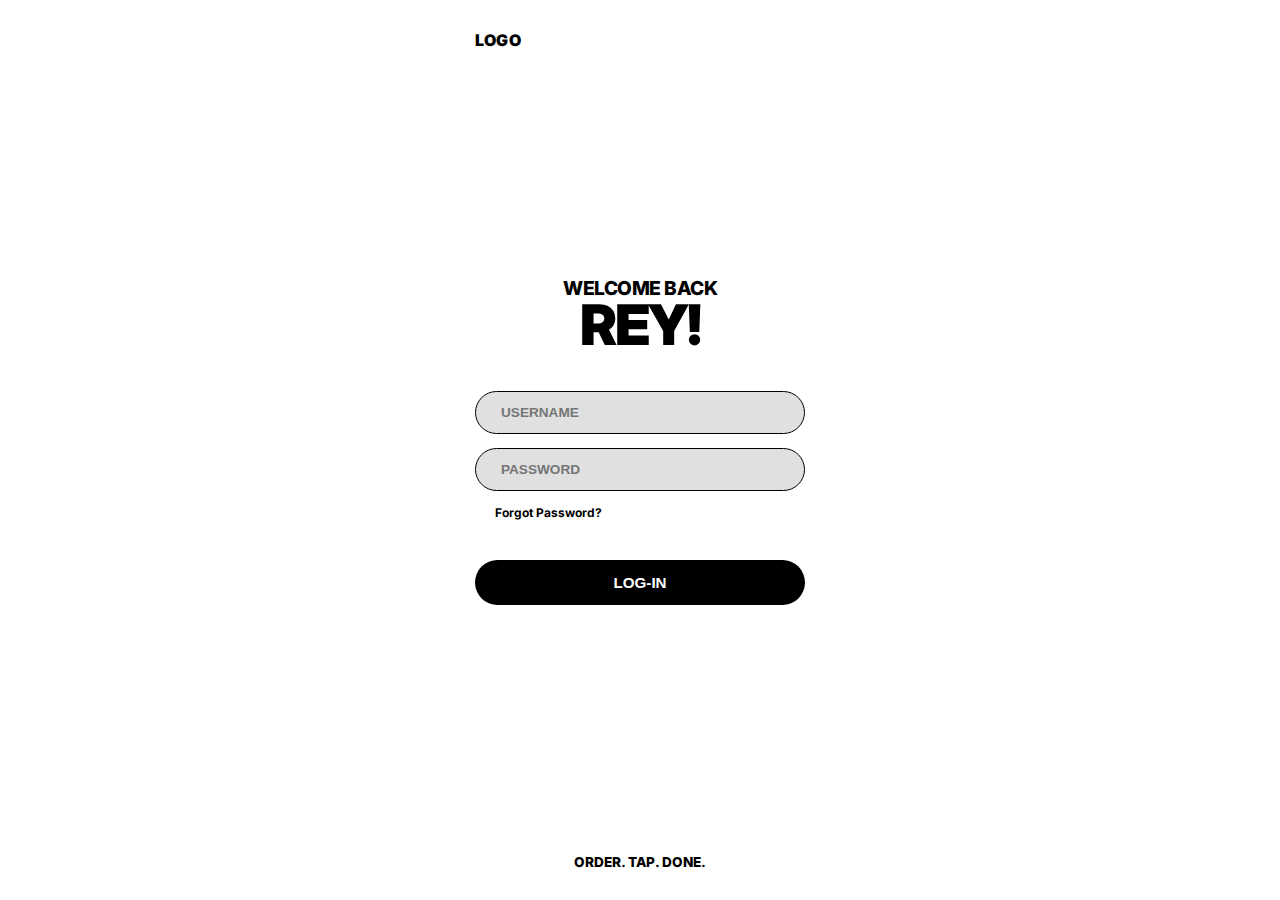
<file: templates/admin/adminlogin.html>
<!DOCTYPE html>
<html lang="en">
<head>
    <meta charset="UTF-8">
    <meta name="viewport" content="width=device-width, initial-scale=1.0, maximum-scale=1.0, user-scalable=no">
    <title>Sambast | Admin Login</title>
    <link rel="stylesheet" href="../../static/css/admin/adminlogin.css">
    <link href="https://fonts.googleapis.com/css2?family=Inter:wght@400;600;700;800;900&display=swap" rel="stylesheet">
</head>
<body class="auth-page">

    <div class="mobile-container">
        <header class="header">
            <span class="logo">LOGO</span>
        </header>

        <main class="auth-content">
            <div class="welcome-group">
                <p class="welcome-sub">WELCOME BACK</p>
                <h1 class="admin-name">REY!</h1>
            </div>

            <form class="auth-form" action="verifyemail.html">
                <div class="input-field">
                    <input type="text" placeholder="USERNAME" required>
                </div>

                <div class="input-field">
                    <input type="password" placeholder="PASSWORD" required>
                </div>
                
                <a href="#" class="forgot-link">Forgot Password?</a>

                <button type="submit" class="primary-btn">LOG-IN</button>
            </form>
        </main>

        <footer class="auth-footer">
            <p>ORDER. TAP. DONE.</p>
        </footer>
    </div>

</body>
</html>
</file>
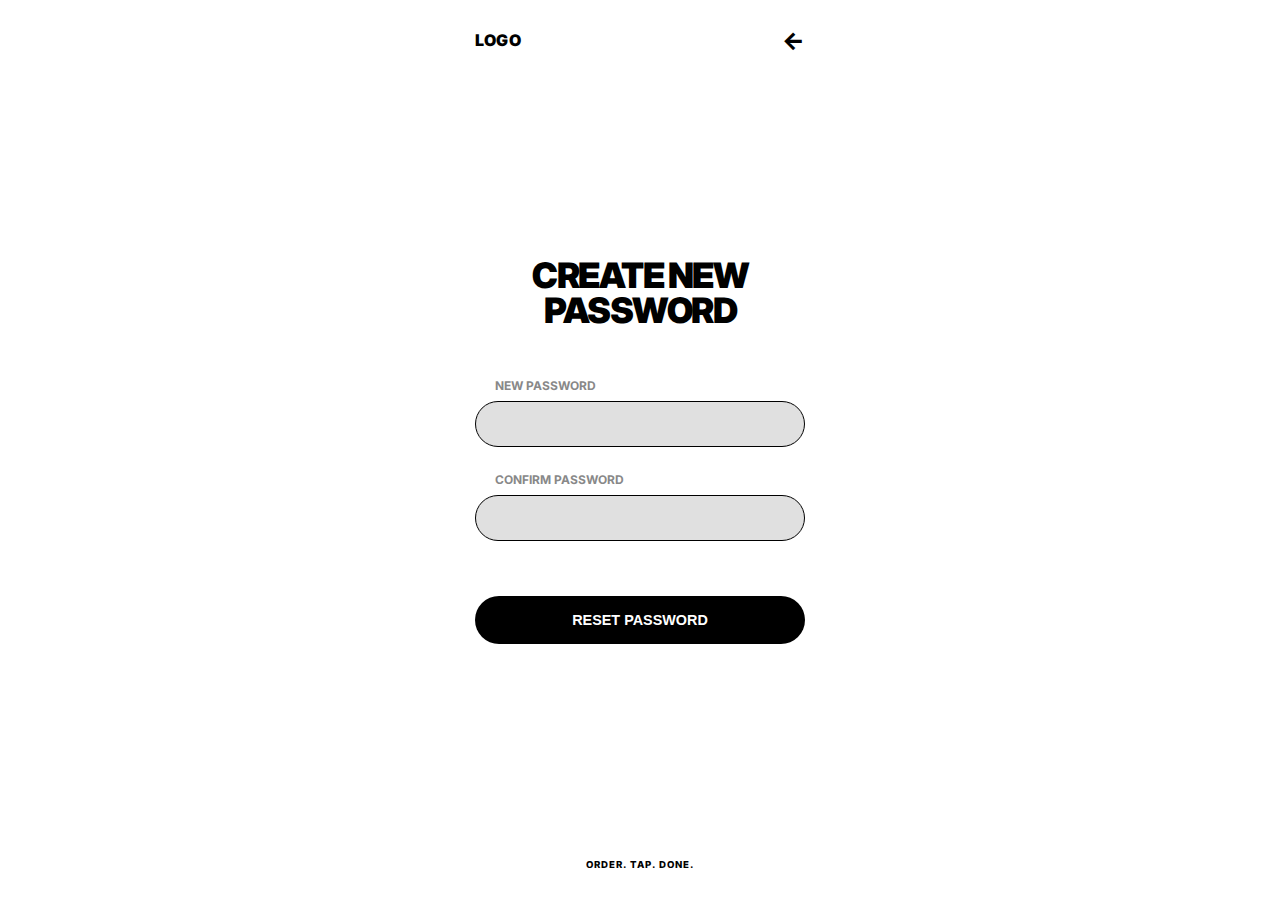
<file: templates/admin/createpass.html>
<!DOCTYPE html>
<html lang="en">
<head>
    <meta charset="UTF-8">
    <meta name="viewport" content="width=device-width, initial-scale=1.0, maximum-scale=1.0, user-scalable=no">
    <title>Sambast | Create New Password</title>
    <link rel="stylesheet" href="../../static/css/admin/createpass.css">
    <link href="https://fonts.googleapis.com/css2?family=Inter:wght@400;600;700;800;900&display=swap" rel="stylesheet">
</head>
<body class="auth-page">

    <div class="mobile-container">
        <header class="header">
            <span class="logo">LOGO</span>
            <a href="verifyemail.html" class="back-btn">←</a>
        </header>

        <main class="auth-content">
            <h1 class="main-title">CREATE NEW<br>PASSWORD</h1>

            <form class="auth-form" action="adminlogin.html">
                <div class="input-group">
                    <label>NEW PASSWORD</label>
                    <div class="input-field">
                        <input type="password" required>
                    </div>
                </div>

                <div class="input-group">
                    <label>CONFIRM PASSWORD</label>
                    <div class="input-field">
                        <input type="password" required>
                    </div>
                </div>

                <button type="submit" class="primary-btn">RESET PASSWORD</button>
            </form>
        </main>

        <footer class="auth-footer">
            <p style="font-size: 0.6rem; font-weight: 800; letter-spacing: 1px;">ORDER. TAP. DONE.</p>
        </footer>
    </div>

</body>
</html>
</file>
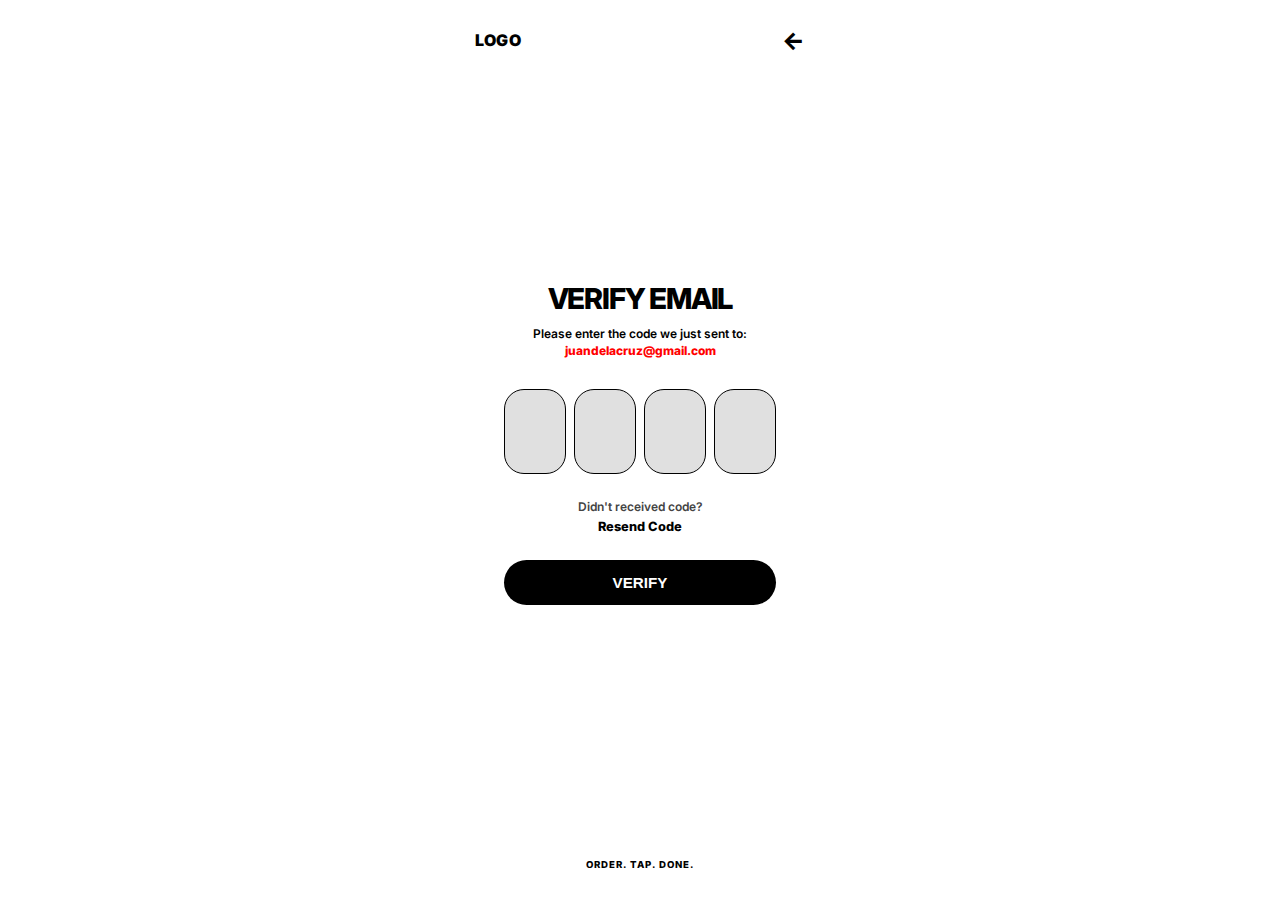
<file: templates/admin/verifyemail.html>
<!DOCTYPE html>
<html lang="en">
<head>
    <meta charset="UTF-8">
    <meta name="viewport" content="width=device-width, initial-scale=1.0, maximum-scale=1.0, user-scalable=no">
    <title>Sambast | Verify Email</title>
    <link rel="stylesheet" href="../../static/css/admin/verifyemail.css">
    <link href="https://fonts.googleapis.com/css2?family=Inter:wght@400;600;700;800;900&display=swap" rel="stylesheet">
</head>
<body class="auth-page">

    <div class="mobile-container">
        <header class="header">
            <span class="logo">LOGO</span>
            <a href="adminlogin.html" class="back-btn">←</a>
        </header>

        <main class="auth-content">
            <h1 class="main-title">VERIFY EMAIL</h1>

            <p class="instruction-text">
                Please enter the code we just sent to:<br>
                <span class="phone-number">juandelacruz@gmail.com</span>
            </p>

            <form class="auth-form" action="createpass.html">
                <div class="otp-container">
                    <input type="text" maxlength="1" inputmode="numeric" pattern="[0-9]*" required>
                    <input type="text" maxlength="1" inputmode="numeric" pattern="[0-9]*" required>
                    <input type="text" maxlength="1" inputmode="numeric" pattern="[0-9]*" required>
                    <input type="text" maxlength="1" inputmode="numeric" pattern="[0-9]*" required>
                </div>

                <div class="resend-container">
                    <p>Didn't received code?</p>
                    <button type="button" class="resend-btn">Resend Code</button>
                </div>

                <button type="submit" class="primary-btn">VERIFY</button>
            </form>
        </main>

        <footer class="auth-footer">
            <p style="font-size: 0.6rem; font-weight: 800; letter-spacing: 1px;">ORDER. TAP. DONE.</p>
        </footer>
    </div>

    <script>
        // Auto-focus next input logic
        const inputs = document.querySelectorAll('.otp-container input');
        inputs.forEach((input, index) => {
            input.addEventListener('input', (e) => {
                if (e.target.value.length === 1 && index < inputs.length - 1) {
                    inputs[index + 1].focus();
                }
            });
            input.addEventListener('keydown', (e) => {
                if (e.key === 'Backspace' && !e.target.value && index > 0) {
                    inputs[index - 1].focus();
                }
            });
        });
    </script>
</body>
</html>
</file>
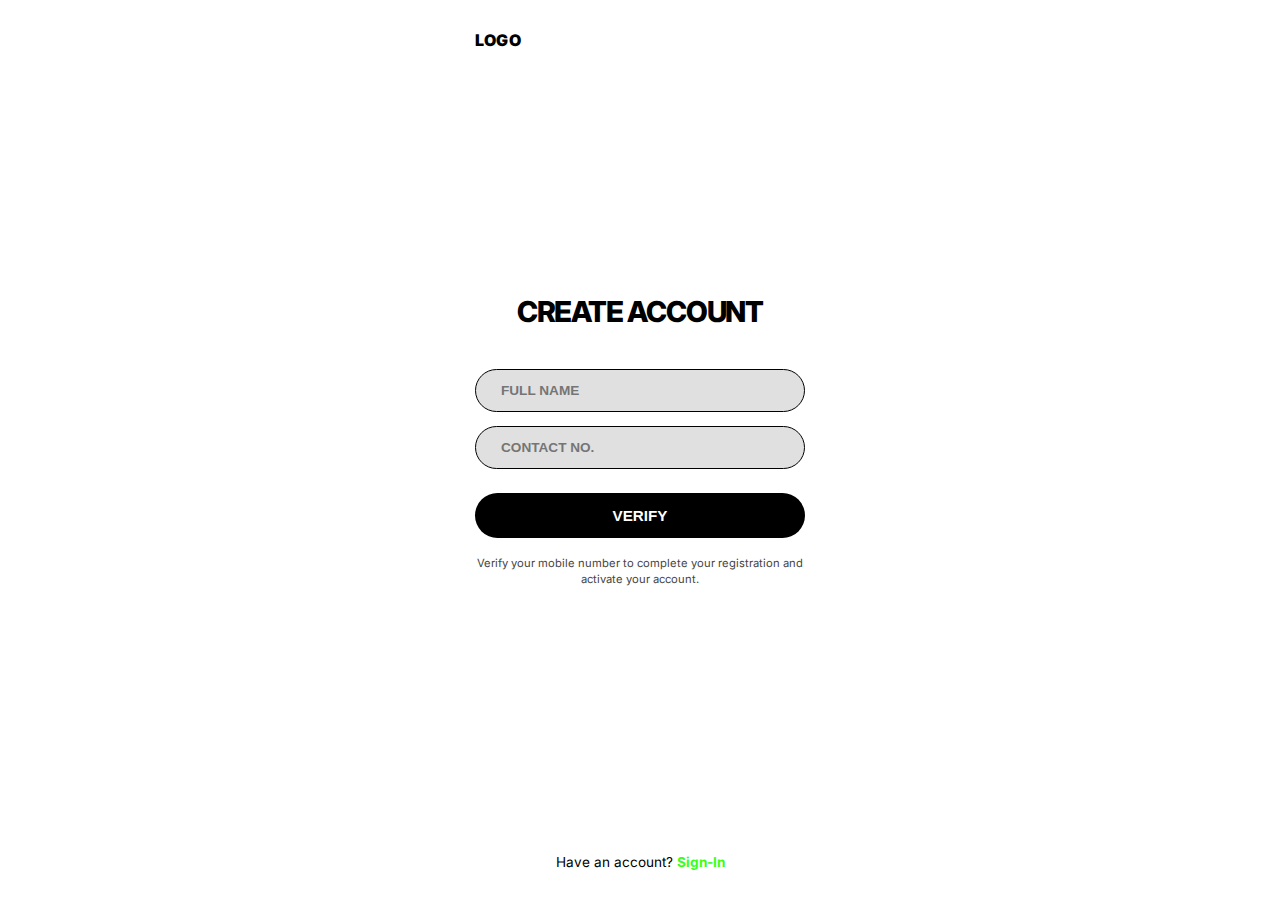
<file: templates/user/createacc.html>
<!DOCTYPE html>
<html lang="en">
<head>
    <meta charset="UTF-8">
    <meta name="viewport" content="width=device-width, initial-scale=1.0, maximum-scale=1.0, user-scalable=no">
    <title>Sambast | Create Account</title>
    <link rel="stylesheet" href="../../static/css/user/createacc.css">
    <link href="https://fonts.googleapis.com/css2?family=Inter:wght@400;600;700;800;900&display=swap" rel="stylesheet">
</head>
<body class="auth-page">

    <div class="mobile-container">
        <header class="header">
            <span class="logo">LOGO</span>
            <span class="back-placeholder" style="visibility: hidden;">←</span>
        </header>

        <main class="auth-content">
            <h1 class="main-title">CREATE ACCOUNT</h1>

            <form class="auth-form" action="verifycode.html">
                <div class="input-field">
                    <input type="text" placeholder="FULL NAME" required>
                </div>

                <div class="input-field">
                    <input type="tel" placeholder="CONTACT NO." required>
                </div>

                <button type="submit" class="primary-btn">VERIFY</button>

                <p class="description">
                    Verify your mobile number to complete your registration and activate your account.
                </p>
            </form>
        </main>

        <footer class="auth-footer">
            <p>Have an account? <a href="usersignin.html" class="accent-link">Sign-In</a></p>
        </footer>
    </div>

</body>
</html>
</file>
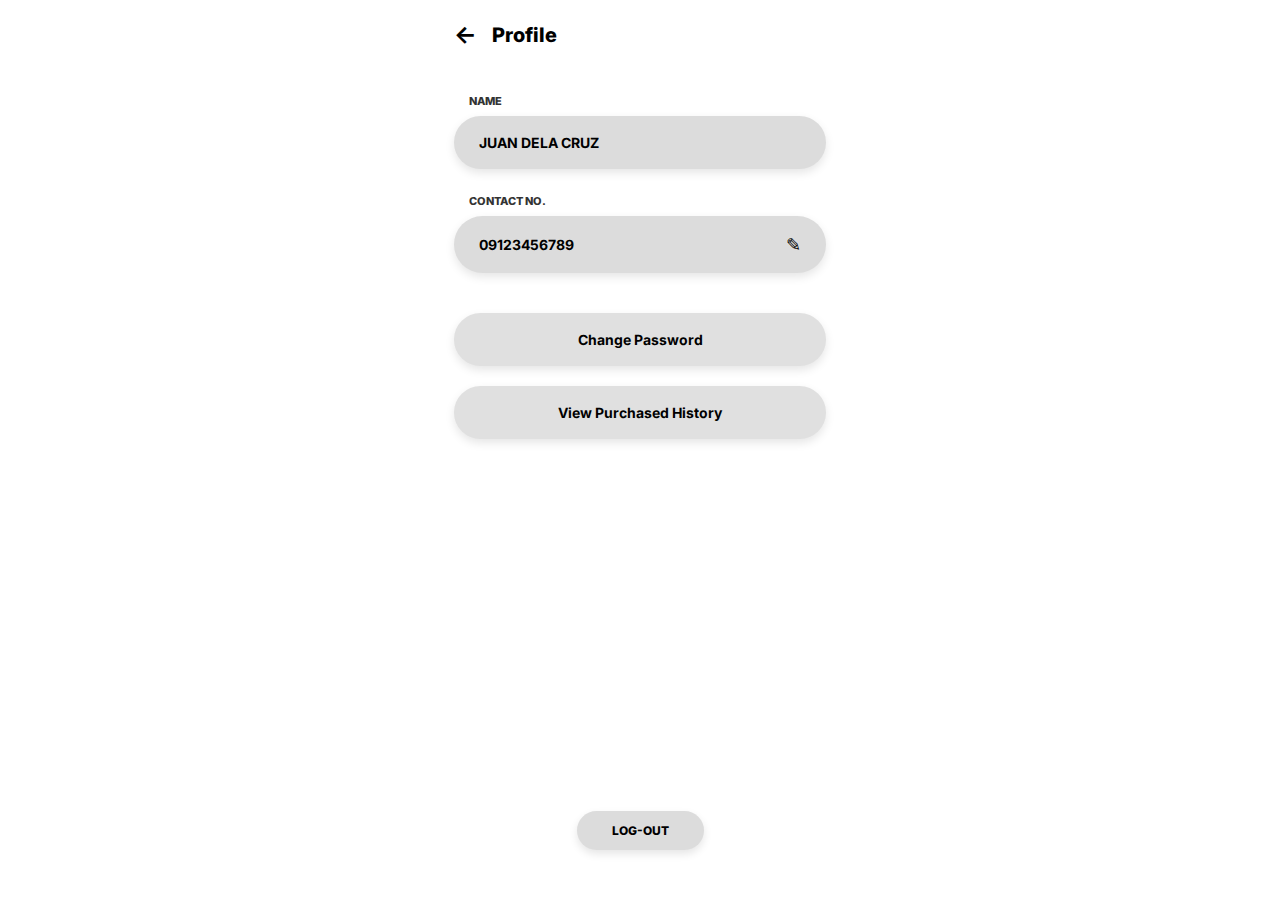
<file: templates/user/profile.html>
<!DOCTYPE html>
<html lang="en">
<head>
    <meta charset="UTF-8">
    <meta name="viewport" content="width=device-width, initial-scale=1.0, maximum-scale=1.0, user-scalable=no">
    <title>Profile</title>
    <link rel="stylesheet" href="../../static/css/user/profile.css">
    <link href="https://fonts.googleapis.com/css2?family=Inter:wght@400;600;700;800&display=swap" rel="stylesheet">
</head>
<body class="profile-body">

    <div class="main-wrapper">
        <header class="profile-header">
            <button class="back-btn" onclick="history.back()">←</button>
            <h1 class="header-title">Profile</h1>
        </header>

        <main class="profile-content">
            <div class="input-group">
                <label>NAME</label>
                <div class="static-field">JUAN DELA CRUZ</div>
            </div>

            <div class="input-group">
                <label>CONTACT NO.</label>
                <div class="editable-field">
                    <span>09123456789</span>
                    <button class="edit-icon">✎</button>
                </div>
            </div>

            <div class="nav-menu">
                <button class="menu-btn" onclick="location.href='verifycode.html'">
                    Change Password
                </button>
                <button class="menu-btn" onclick="location.href='history.html'">
                    View Purchased History
                </button>
            </div>
        </main>

        <footer class="profile-footer">
            <button class="logout-btn">LOG-OUT</button>
        </footer>
    </div>

</body>
</html>
</file>
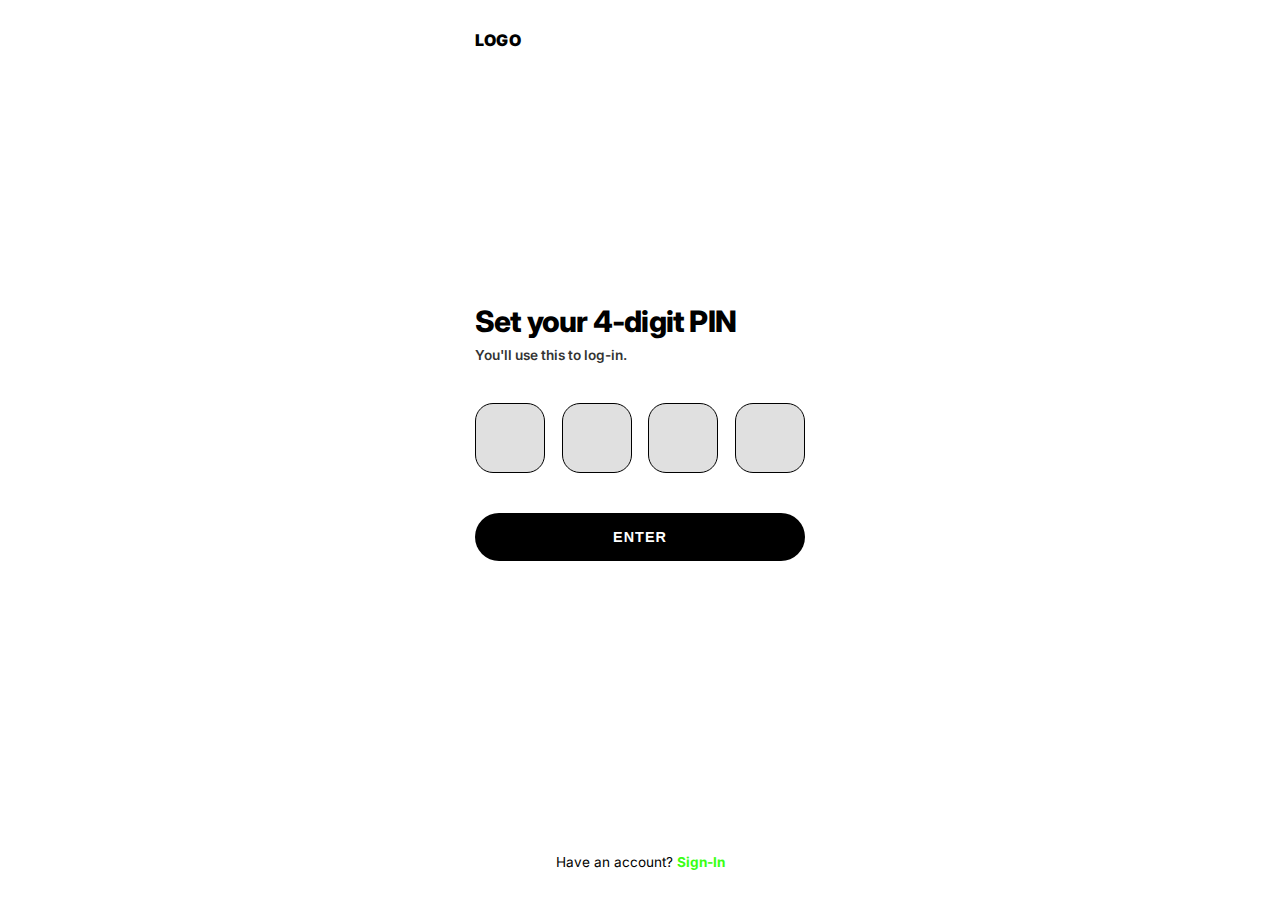
<file: templates/user/setpin.html>
<!DOCTYPE html>
<html lang="en">
<head>
    <meta charset="UTF-8">
    <meta name="viewport" content="width=device-width, initial-scale=1.0, maximum-scale=1.0, user-scalable=no">
    <title>Sambast | Set PIN</title>
    <link rel="stylesheet" href="../../static/css/user/setpin.css">
    <link href="https://fonts.googleapis.com/css2?family=Inter:wght@400;600;700;800;900&display=swap" rel="stylesheet">
</head>
<body class="auth-page">

    <div class="mobile-container">
        <header class="header">
            <span class="logo">LOGO</span>
            <span class="back-placeholder" style="visibility: hidden;">←</span>
        </header>

        <main class="auth-content">
            <div class="text-group">
                <h1 class="main-title">Set your 4-digit PIN</h1>
                <p class="sub-text">You'll use this to log-in.</p>
            </div>

            <form class="auth-form" action="verifypin.html" id="setPinForm">
                <div class="pin-container">
                    <input type="text" maxlength="1" inputmode="numeric" pattern="[0-9]*" required>
                    <input type="text" maxlength="1" inputmode="numeric" pattern="[0-9]*" required>
                    <input type="text" maxlength="1" inputmode="numeric" pattern="[0-9]*" required>
                    <input type="text" maxlength="1" inputmode="numeric" pattern="[0-9]*" required>
                </div>

                <button type="submit" class="primary-btn">ENTER</button>
            </form>
        </main>

        <footer class="auth-footer">
            <p>Have an account? <a href="usersignin.html" class="accent-link">Sign-In</a></p>
        </footer>
    </div>

    <script>
        const inputs = document.querySelectorAll('.pin-container input');
        const form = document.getElementById('setPinForm');

        inputs.forEach((input, index) => {
            input.addEventListener('input', (e) => {
                if (e.target.value.length === 1 && index < inputs.length - 1) {
                    inputs[index + 1].focus();
                }
            });

            input.addEventListener('keydown', (e) => {
                if (e.key === 'Backspace' && !e.target.value && index > 0) {
                    inputs[index - 1].focus();
                }
            });
        });

        // Capture and Save PIN
        form.addEventListener('submit', () => {
            let pin = "";
            inputs.forEach(input => pin += input.value);
            localStorage.setItem('userPin', pin);
        });
    </script>
</body>
</html>
</file>
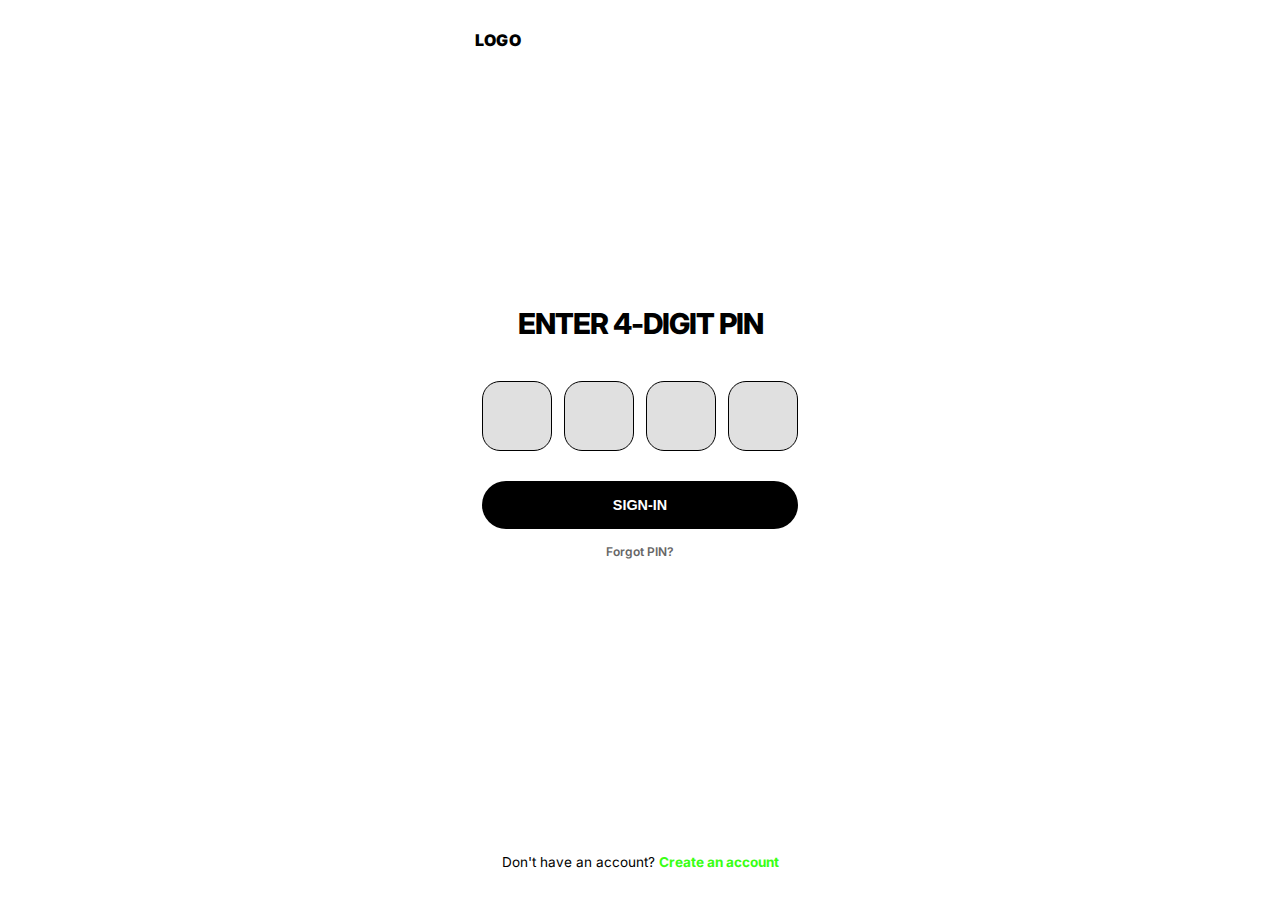
<file: templates/user/usersignin.html>
<!DOCTYPE html>
<html lang="en">
<head>
    <meta charset="UTF-8">
    <meta name="viewport" content="width=device-width, initial-scale=1.0, maximum-scale=1.0, user-scalable=no">
    <title>Sambast | Sign-In</title>
    <link rel="stylesheet" href="../../static/css/user/usersignin.css">
    <link href="https://fonts.googleapis.com/css2?family=Inter:wght@400;600;700;800;900&display=swap" rel="stylesheet">
</head>
<body class="auth-page">

    <div class="mobile-container">
        <header class="header">
            <span class="logo">LOGO</span>
        </header>

        <main class="auth-content">
            <h1 class="main-title">Enter 4-digit PIN</h1>
            
            <form class="auth-form" action="homepage.html">
                <div class="pin-container">
                    <input type="text" maxlength="1" inputmode="numeric" pattern="[0-9]*" required>
                    <input type="text" maxlength="1" inputmode="numeric" pattern="[0-9]*" required>
                    <input type="text" maxlength="1" inputmode="numeric" pattern="[0-9]*" required>
                    <input type="text" maxlength="1" inputmode="numeric" pattern="[0-9]*" required>
                </div>

                <button type="submit" class="primary-btn">SIGN-IN</button>
                
                <a href="#" class="forgot-link">Forgot PIN?</a>
            </form>
        </main>

        <footer class="auth-footer">
            <p>Don't have an account? <a href="createacc.html" class="accent-link">Create an account</a></p>
        </footer>
    </div>

    <script>
        const inputs = document.querySelectorAll('.pin-container input');
        
        inputs.forEach((input, index) => {
            input.addEventListener('input', (e) => {
                if (e.target.value.length === 1 && index < inputs.length - 1) {
                    inputs[index + 1].focus();
                }
            });
            input.addEventListener('keydown', (e) => {
                if (e.key === 'Backspace' && !e.target.value && index > 0) {
                    inputs[index - 1].focus();
                }
            });
        });
    </script>
</body>
</html>
</file>
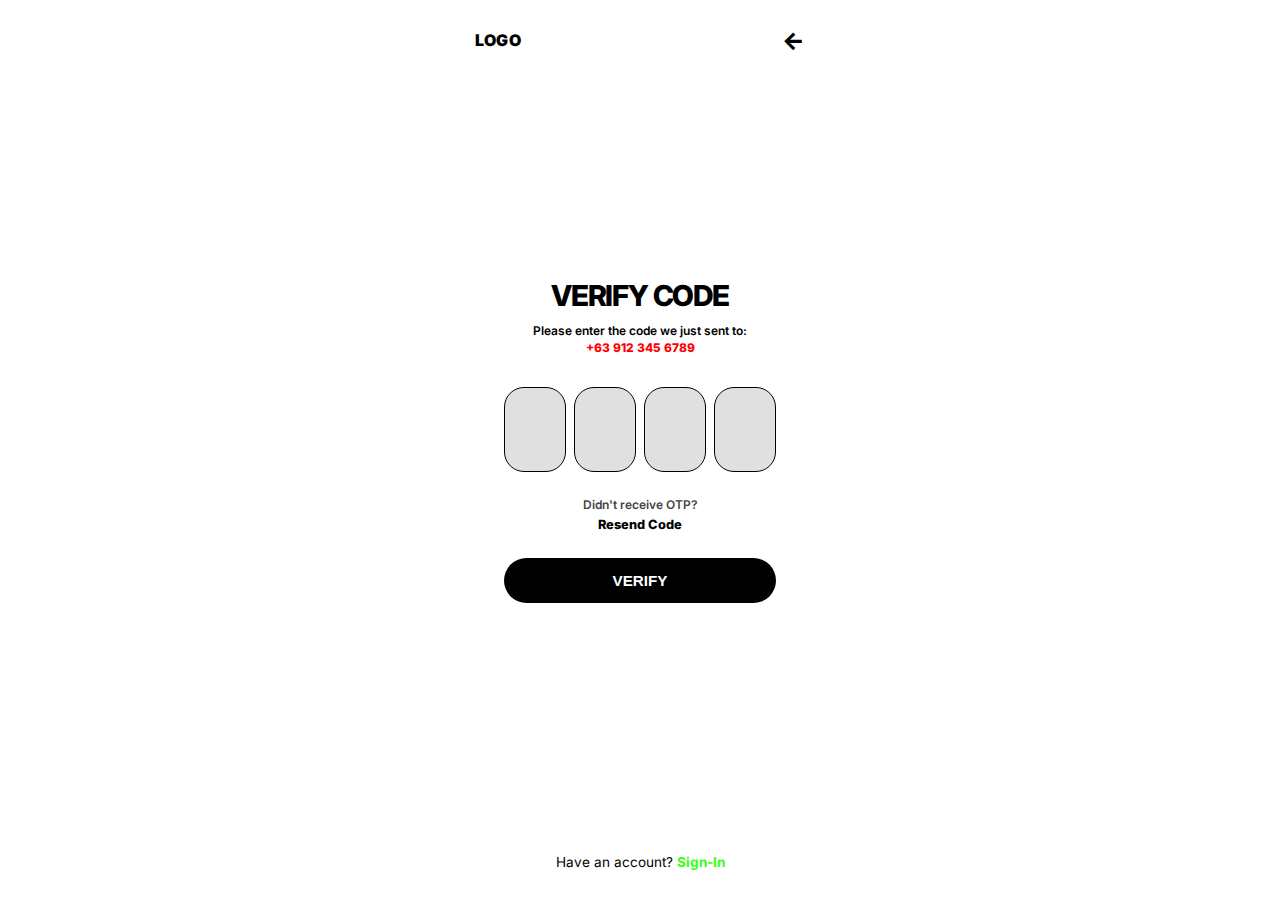
<file: templates/user/verifycode.html>
<!DOCTYPE html>
<html lang="en">
<head>
    <meta charset="UTF-8">
    <meta name="viewport" content="width=device-width, initial-scale=1.0, maximum-scale=1.0, user-scalable=no">
    <title>Sambast | Verify Code</title>
    <link rel="stylesheet" href="../../static/css/user/verifycode.css">
    <link href="https://fonts.googleapis.com/css2?family=Inter:wght@400;600;700;800;900&display=swap" rel="stylesheet">
</head>
<body>

    <div class="mobile-container">
        <header class="header">
            <span class="logo">LOGO</span>
            <a href="createacc.html" class="back-btn" aria-label="Go back">←</a>
        </header>

        <main class="auth-content">
            <h1 class="main-title">VERIFY CODE</h1>
            <p class="instruction-text">
                Please enter the code we just sent to:<br>
                <span class="phone-number">+63 912 345 6789</span>
            </p>

            <form class="auth-form" action="setpin.html">
                <div class="otp-container">
                    <input type="text" maxlength="1" inputmode="numeric" required>
                    <input type="text" maxlength="1" inputmode="numeric" required>
                    <input type="text" maxlength="1" inputmode="numeric" required>
                    <input type="text" maxlength="1" inputmode="numeric" required>
                </div>

                <div class="resend-container">
                    <p>Didn't receive OTP?</p>
                    <button type="button" class="resend-btn">Resend Code</button>
                </div>

                <button type="submit" class="primary-btn">VERIFY</button>
            </form>
        </main>

        <footer class="auth-footer">
            <p>Have an account? <a href="usersignin.html" class="accent-link">Sign-In</a></p>
        </footer>
    </div>

    <script>
        const inputs = document.querySelectorAll('.otp-container input');
        inputs.forEach((input, index) => {
            input.addEventListener('input', (e) => {
                if (e.target.value.length === 1 && index < inputs.length - 1) inputs[index + 1].focus();
            });
            input.addEventListener('keydown', (e) => {
                if (e.key === 'Backspace' && !e.target.value && index > 0) inputs[index - 1].focus();
            });
        });
    </script>
</body>
</html>
</file>
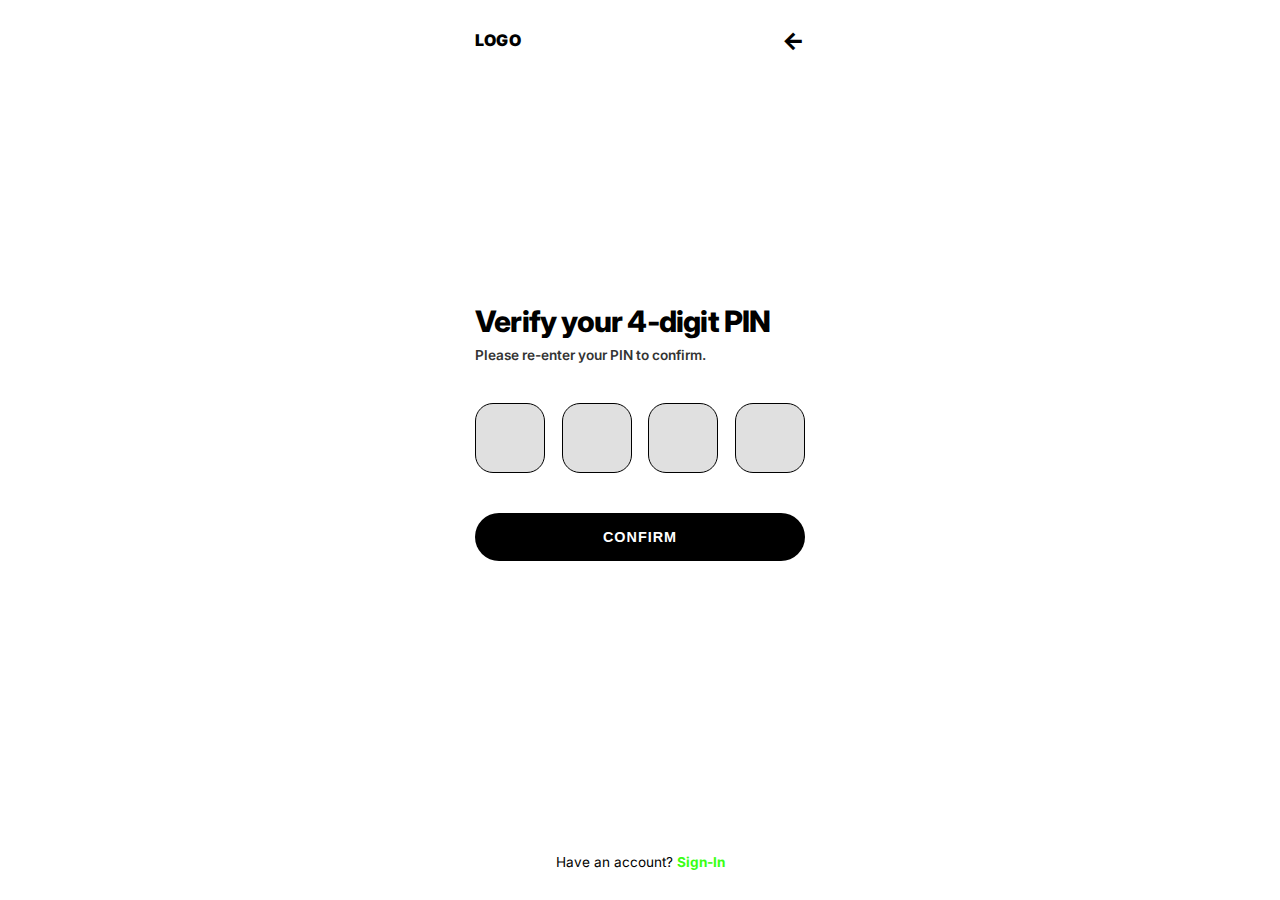
<file: templates/user/verifypin.html>
<!DOCTYPE html>
<html lang="en">
<head>
    <meta charset="UTF-8">
    <meta name="viewport" content="width=device-width, initial-scale=1.0, maximum-scale=1.0, user-scalable=no">
    <title>Sambast | Verify PIN</title>
    <link rel="stylesheet" href="../../static/css/user/verifypin.css">
    <link href="https://fonts.googleapis.com/css2?family=Inter:wght@400;600;700;800;900&display=swap" rel="stylesheet">
</head>
<body class="auth-page">

    <div class="mobile-container">
        <header class="header">
            <span class="logo">LOGO</span>
            <a href="setpin.html" class="back-btn">←</a>
        </header>

        <main class="auth-content">
            <div class="text-group">
                <h1 class="main-title">Verify your 4-digit PIN</h1>
                <p class="sub-text">Please re-enter your PIN to confirm.</p>
            </div>

            <form class="auth-form" id="verifyPinForm">
                <div class="pin-container">
                    <input type="text" maxlength="1" inputmode="numeric" pattern="[0-9]*" required>
                    <input type="text" maxlength="1" inputmode="numeric" pattern="[0-9]*" required>
                    <input type="text" maxlength="1" inputmode="numeric" pattern="[0-9]*" required>
                    <input type="text" maxlength="1" inputmode="numeric" pattern="[0-9]*" required>
                </div>

                <button type="submit" class="primary-btn">CONFIRM</button>
            </form>
        </main>

        <footer class="auth-footer">
            <p>Have an account? <a href="usersignin.html" class="accent-link">Sign-In</a></p>
        </footer>
    </div>

    <script>
        const inputs = document.querySelectorAll('.pin-container input');
        const form = document.getElementById('verifyPinForm');

        inputs.forEach((input, index) => {
            input.addEventListener('input', (e) => {
                if (e.target.value.length === 1 && index < inputs.length - 1) {
                    inputs[index + 1].focus();
                }
            });

            input.addEventListener('keydown', (e) => {
                if (e.key === 'Backspace' && !e.target.value && index > 0) {
                    inputs[index - 1].focus();
                }
            });
        });

        // Verify PIN logic
        form.addEventListener('submit', (e) => {
            e.preventDefault();
            
            let enteredPin = "";
            inputs.forEach(input => enteredPin += input.value);
            
            const savedPin = localStorage.getItem('userPin');

            if (enteredPin === savedPin) {
                // If they match, go to success page
                window.location.href = "success.html";
            } else {
                // If they don't match, alert and clear
                alert("PINs do not match. Please try again.");
                inputs.forEach(input => input.value = "");
                inputs[0].focus();
            }
        });
    </script>
</body>
</html>
</file>
<file: static/css/admin/adminlogin.css>
:root {
    --bg-white: #ffffff;
    --input-fill: #E0E0E0; 
    --btn-black: #000000;
    --accent-green: #39FF14;
}

* { box-sizing: border-box; margin: 0; padding: 0; }

body, html {
    height: 100%;
    font-family: 'Inter', -apple-system, sans-serif;
    background-color: var(--bg-white);
    overflow: hidden;
    -webkit-font-smoothing: antialiased;
}

.mobile-container {
    max-width: 430px;
    margin: 0 auto;
    height: 100vh;
    display: flex;
    flex-direction: column;
    padding: env(safe-area-inset-top, 20px) 50px env(safe-area-inset-bottom, 30px);
}

.header {
    display: flex;
    justify-content: space-between;
    align-items: center;
    padding-top: 20px;
    height: 60px;
}

.logo {
    font-weight: 900;
    font-size: 1rem;
    letter-spacing: 0.2px;
}

.auth-content {
    flex: 1;
    display: flex;
    flex-direction: column;
    justify-content: center; 
    align-items: center;
    margin-top: -10%; 
}

/* ADMIN TITLE STYLING */
.welcome-group {
    text-align: center;
    margin-bottom: 40px;
}

.welcome-sub {
    font-size: 1.2rem;
    font-weight: 800;
    letter-spacing: -0.5px;
}

.admin-name {
    font-size: 3.5rem;
    font-weight: 900;
    line-height: 0.9;
    letter-spacing: -2px;
}

.auth-form { width: 100%; }

.input-field { margin-bottom: 14px; }

.input-field input {
    width: 100%;
    padding: 13px 25px; 
    border-radius: 50px;
    border: 1px solid #000;
    background-color: var(--input-fill);
    font-size: 0.85rem;
    font-weight: 600;
    outline: none;
}

.forgot-link {
    display: block;
    margin-bottom: 30px;
    margin-left: 20px;
    font-size: 0.75rem;
    color: #000;
    text-decoration: none;
    font-weight: 700;
}

.primary-btn {
    width: 100%;
    padding: 14px;
    background-color: var(--btn-black);
    color: white;
    border: none;
    border-radius: 50px;
    font-size: 0.95rem;
    font-weight: 700;
    margin-top: 10px;
}

.auth-footer {
    text-align: center;
    padding-bottom: 30px;
    font-size: 0.85rem;
    font-weight: 800; /* Bolded to match 'ORDER. TAP. DONE.' */
}
</file>
<file: static/css/admin/createpass.css>
:root {
    --bg-white: #ffffff;
    --input-fill: #E0E0E0; 
    --btn-black: #000000;
    --accent-green: #39FF14;
}

* { box-sizing: border-box; margin: 0; padding: 0; }

body, html {
    height: 100%;
    font-family: 'Inter', -apple-system, sans-serif;
    background-color: var(--bg-white);
    overflow: hidden;
    -webkit-font-smoothing: antialiased;
}

.mobile-container {
    max-width: 430px;
    margin: 0 auto;
    height: 100vh;
    display: flex;
    flex-direction: column;
    padding: env(safe-area-inset-top, 20px) 50px env(safe-area-inset-bottom, 30px);
}

.header {
    display: flex;
    justify-content: space-between;
    align-items: center;
    padding-top: 20px;
    height: 60px;
}

.logo { font-weight: 900; font-size: 1rem; letter-spacing: 0.2px; }

.back-btn { text-decoration: none; color: #000; font-size: 1.5rem; font-weight: 800; }

.auth-content {
    flex: 1;
    display: flex;
    flex-direction: column;
    justify-content: center; 
    align-items: center;
    margin-top: -5%; 
}

.main-title {
    font-size: 2.2rem; 
    font-weight: 900;
    letter-spacing: -1.5px; 
    margin-bottom: 50px;
    text-transform: uppercase;
    text-align: center;
    line-height: 1;
}

.auth-form { width: 100%; }

.input-group {
    margin-bottom: 25px;
}

/* Matching the label style from the image */
.input-group label {
    display: block;
    font-size: 0.75rem;
    font-weight: 700;
    color: #888;
    margin-bottom: 8px;
    margin-left: 20px;
}

.input-field input {
    width: 100%;
    padding: 14px 25px; 
    border-radius: 50px;
    border: 1px solid #000;
    background-color: var(--input-fill);
    font-size: 0.9rem;
    font-weight: 600;
    outline: none;
}

.primary-btn {
    width: 100%;
    padding: 16px;
    background-color: var(--btn-black);
    color: white;
    border: none;
    border-radius: 50px;
    font-size: 0.9rem;
    font-weight: 800;
    margin-top: 30px;
    text-transform: uppercase;
    cursor: pointer;
}

.auth-footer {
    text-align: center;
    padding-bottom: 30px;
}
</file>
<file: static/css/admin/verifyemail.css>
:root {
    --bg-white: #ffffff;
    --input-fill: #E0E0E0; 
    --btn-black: #000000;
    --accent-green: #39FF14;
    --error-red: #FF0000;
}

* { box-sizing: border-box; margin: 0; padding: 0; }

body, html {
    height: 100%;
    font-family: 'Inter', -apple-system, sans-serif;
    background-color: var(--bg-white);
    overflow: hidden;
    -webkit-font-smoothing: antialiased;
}

.mobile-container {
    max-width: 430px;
    margin: 0 auto;
    height: 100vh;
    display: flex;
    flex-direction: column;
    padding: env(safe-area-inset-top, 20px) 50px env(safe-area-inset-bottom, 30px);
}

.header {
    display: flex;
    justify-content: space-between;
    align-items: center;
    padding-top: 20px;
    height: 60px;
    width: 100%;
    position: relative; 
}

.logo { font-weight: 900; font-size: 1rem; letter-spacing: 0.2px; }

.back-btn { 
    text-decoration: none; 
    color: #000; 
    font-size: 1.5rem; 
    font-weight: 800; 
    cursor: pointer;
    padding: 10px; 
    margin-right: -10px; 
    display: flex;
    align-items: center;
    justify-content: center;
    position: relative;
    z-index: 999; 
    pointer-events: auto !important;
}

.auth-content {
    flex: 1;
    display: flex;
    flex-direction: column;
    justify-content: center; 
    align-items: center;
    margin-top: -10%; 
}

.main-title {
    font-size: 1.8rem; 
    font-weight: 800;
    letter-spacing: -1.2px; 
    margin-bottom: 10px;
    text-transform: uppercase;
}

.instruction-text {
    font-size: 0.75rem;
    font-weight: 600;
    text-align: center;
    margin-bottom: 30px;
    line-height: 1.4;
}

.phone-number { color: var(--error-red); font-weight: 800; }

.otp-container { display: flex; justify-content: space-between; gap: 8px; margin-bottom: 25px; width: 100%; }

.otp-container input {
    width: 62px;
    height: 85px;
    border-radius: 20px;
    border: 1px solid #000;
    background-color: var(--input-fill);
    text-align: center;
    font-size: 1.5rem;
    font-weight: 800;
    outline: none;
}

.resend-container { text-align: center; margin-bottom: 25px; }
.resend-container p { font-size: 0.75rem; font-weight: 600; color: #444; }
.resend-btn { background: none; border: none; font-size: 0.8rem; font-weight: 800; cursor: pointer; margin-top: 5px; font-family: 'Inter'; }

.primary-btn {
    width: 100%;
    padding: 14px;
    background-color: var(--btn-black);
    color: white;
    border: none;
    border-radius: 50px;
    font-size: 0.95rem;
    font-weight: 700;
}

.auth-footer { text-align: center; padding-bottom: 30px; font-size: 0.85rem; font-weight: 400; }
.accent-link { color: var(--accent-green); text-decoration: none; font-weight: 700; }
</file>
<file: static/css/user/createacc.css>
:root {
    --bg-white: #ffffff;
    --input-fill: #E0E0E0; 
    --btn-black: #000000;
    --accent-green: #39FF14;
}

* { box-sizing: border-box; margin: 0; padding: 0; }

body, html {
    height: 100%;
    font-family: 'Inter', -apple-system, sans-serif;
    background-color: var(--bg-white);
    overflow: hidden;
    -webkit-font-smoothing: antialiased;
}

.mobile-container {
    max-width: 430px;
    margin: 0 auto;
    height: 100vh;
    display: flex;
    flex-direction: column;
    padding: env(safe-area-inset-top, 20px) 50px env(safe-area-inset-bottom, 30px);
}

.header {
    display: flex;
    justify-content: space-between;
    align-items: center;
    padding-top: 20px;
    height: 60px;
}

.logo {
    font-weight: 900;
    font-size: 1rem;
    letter-spacing: 0.2px;
}

.auth-content {
    flex: 1;
    display: flex;
    flex-direction: column;
    justify-content: center; 
    align-items: center;
    margin-top: -10%; 
}

.main-title {
    font-size: 1.8rem; 
    font-weight: 800;
    letter-spacing: -1.2px; 
    margin-bottom: 40px;
    text-transform: uppercase;
}

.auth-form { width: 100%; }

.input-field { margin-bottom: 14px; }

.input-field input {
    width: 100%;
    padding: 13px 25px; 
    border-radius: 50px;
    border: 1px solid #000;
    background-color: var(--input-fill);
    font-size: 0.85rem;
    font-weight: 600;
    outline: none;
}

.primary-btn {
    width: 100%;
    padding: 14px;
    background-color: var(--btn-black);
    color: white;
    border: none;
    border-radius: 50px;
    font-size: 0.95rem;
    font-weight: 700;
    margin-top: 10px;
}

.description {
    font-size: 0.7rem;
    color: #444;
    margin-top: 18px;
    text-align: center;
    line-height: 1.4;
}

.auth-footer {
    text-align: center;
    padding-bottom: 30px;
    font-size: 0.85rem;
    font-weight: 400;
}

.accent-link {
    color: var(--accent-green);
    text-decoration: none;
    font-weight: 700;
}
</file>
<file: static/css/user/setpin.css>
:root {
    --bg-white: #ffffff;
    --input-fill: #E0E0E0; 
    --btn-black: #000000;
    --accent-green: #39FF14;
}

* { box-sizing: border-box; margin: 0; padding: 0; }

body, html {
    height: 100%;
    font-family: 'Inter', -apple-system, sans-serif;
    background-color: var(--bg-white);
    overflow: hidden;
    -webkit-font-smoothing: antialiased;
}

.mobile-container {
    max-width: 430px;
    margin: 0 auto;
    height: 100vh;
    display: flex;
    flex-direction: column;
    padding: env(safe-area-inset-top, 20px) 50px env(safe-area-inset-bottom, 30px);
}

.header {
    display: flex;
    justify-content: space-between;
    align-items: center;
    padding-top: 20px;
    height: 60px;
}

.logo { font-weight: 900; font-size: 1rem; letter-spacing: 0.2px; }

.auth-content {
    flex: 1;
    display: flex;
    flex-direction: column;
    justify-content: center; 
    align-items: flex-start; 
    width: 100%;
    margin-top: -15%; 
}

.text-group {
    margin-bottom: 40px;
    width: 100%;
}

.main-title {
    font-size: 1.85rem; 
    font-weight: 800;
    letter-spacing: -0.8px;
    text-align: left;
    line-height: 1.2;
}

.sub-text {
    font-size: 0.85rem;
    font-weight: 600;
    color: #333;
    margin-top: 8px;
}

.auth-form { width: 100%; }

.pin-container {
    display: flex;
    justify-content: space-between;
    gap: 12px;
    margin-bottom: 40px;
    width: 100%;
}

.pin-container input {
    width: 70px;
    height: 70px;
    border-radius: 18px;
    border: 1px solid #000;
    background-color: var(--input-fill);
    text-align: center;
    font-size: 1.8rem;
    font-weight: 800;
    outline: none;
    /* Forces the text color to be pure black for visibility */
    color: #000000; 
}

.primary-btn {
    width: 100%;
    padding: 16px;
    background-color: var(--btn-black);
    color: white;
    border: none;
    border-radius: 50px;
    font-size: 0.9rem;
    font-weight: 700;
    letter-spacing: 1px;
}

.auth-footer {
    text-align: center;
    width: 100%;
    padding-bottom: 30px;
    font-size: 0.85rem;
    font-weight: 400;
}

.accent-link {
    color: var(--accent-green);
    text-decoration: none;
    font-weight: 700;
}
</file>
<file: static/css/user/usersignin.css>
:root {
    --bg-white: #ffffff;
    --input-fill: #E0E0E0; 
    --btn-black: #000000;
    --accent-green: #39FF14;
}

* { box-sizing: border-box; margin: 0; padding: 0; }

body, html {
    height: 100%;
    font-family: 'Inter', sans-serif;
    background-color: var(--bg-white);
    overflow: hidden;
    -webkit-font-smoothing: antialiased;
}

.mobile-container {
    max-width: 430px;
    margin: 0 auto;
    height: 100vh;
    display: flex;
    flex-direction: column;
    padding: env(safe-area-inset-top, 20px) 50px env(safe-area-inset-bottom, 30px);
}

.header {
    display: flex;
    align-items: center;
    padding-top: 20px;
    height: 60px;
}

.logo { font-weight: 900; font-size: 1rem; letter-spacing: 0.2px; }

.auth-content {
    flex: 1;
    display: flex;
    flex-direction: column;
    justify-content: center; 
    align-items: center;
    margin-top: -15%;
}

.main-title {
    font-size: 1.8rem; 
    font-weight: 800;
    letter-spacing: -1px; 
    margin-bottom: 40px;
    text-transform: uppercase;
}

.pin-container {
    display: flex;
    justify-content: space-between;
    gap: 12px;
    margin-bottom: 30px;
    width: 100%;
}

.pin-container input {
    width: 70px;
    height: 70px;
    border-radius: 18px;
    border: 1px solid #000;
    background-color: var(--input-fill);
    text-align: center;
    font-size: 1.8rem;
    font-weight: 800;
    outline: none;
}

.forgot-link {
    display: block;
    text-align: center;
    margin-top: 15px;
    font-size: 0.75rem;
    color: #666;
    text-decoration: none;
    font-weight: 600;
}

.primary-btn {
    width: 100%;
    padding: 16px;
    background-color: var(--btn-black);
    color: white;
    border: none;
    border-radius: 50px;
    font-size: 0.9rem;
    font-weight: 700;
    cursor: pointer;
}

.auth-footer {
    text-align: center;
    padding-bottom: 30px;
    font-size: 0.85rem;
}

.accent-link {
    color: var(--accent-green);
    text-decoration: none;
    font-weight: 700;
}
</file>
<file: static/css/user/verifycode.css>
:root {
    --bg-white: #ffffff;
    --input-fill: #E0E0E0; 
    --btn-black: #000000;
    --accent-green: #39FF14;
    --error-red: #FF0000;
}

* { box-sizing: border-box; margin: 0; padding: 0; }

body, html {
    height: 100%;
    font-family: 'Inter', -apple-system, sans-serif;
    background-color: var(--bg-white);
    overflow: hidden;
    -webkit-font-smoothing: antialiased;
}

.mobile-container {
    max-width: 430px;
    margin: 0 auto;
    height: 100vh;
    display: flex;
    flex-direction: column;
    padding: env(safe-area-inset-top, 20px) 50px env(safe-area-inset-bottom, 30px);
}

.header {
    display: flex;
    justify-content: space-between;
    align-items: center;
    padding-top: 20px;
    height: 60px;
    width: 100%;
    position: relative; /* Anchor for the back button */
}

.logo { font-weight: 900; font-size: 1rem; letter-spacing: 0.2px; }

/* FIX: This makes the arrow actually clickable */
.back-btn { 
    text-decoration: none; 
    color: #000; 
    font-size: 1.5rem; 
    font-weight: 800; 
    cursor: pointer;
    /* Increase tap target size */
    padding: 10px; 
    margin-right: -10px; 
    display: flex;
    align-items: center;
    justify-content: center;
    /* Bring to front */
    position: relative;
    z-index: 999; 
    pointer-events: auto !important;
}

.auth-content {
    flex: 1;
    display: flex;
    flex-direction: column;
    justify-content: center; 
    align-items: center;
    margin-top: -10%; 
}

.main-title {
    font-size: 1.8rem; 
    font-weight: 800;
    letter-spacing: -1.2px; 
    margin-bottom: 10px;
    text-transform: uppercase;
}

.instruction-text {
    font-size: 0.75rem;
    font-weight: 600;
    text-align: center;
    margin-bottom: 30px;
    line-height: 1.4;
}

.phone-number { color: var(--error-red); font-weight: 800; }

.otp-container { display: flex; justify-content: space-between; gap: 8px; margin-bottom: 25px; width: 100%; }

.otp-container input {
    width: 62px;
    height: 85px;
    border-radius: 20px;
    border: 1px solid #000;
    background-color: var(--input-fill);
    text-align: center;
    font-size: 1.5rem;
    font-weight: 800;
    outline: none;
}

.resend-container { text-align: center; margin-bottom: 25px; }
.resend-container p { font-size: 0.75rem; font-weight: 600; color: #444; }
.resend-btn { background: none; border: none; font-size: 0.8rem; font-weight: 800; cursor: pointer; margin-top: 5px; font-family: 'Inter'; }

.primary-btn {
    width: 100%;
    padding: 14px;
    background-color: var(--btn-black);
    color: white;
    border: none;
    border-radius: 50px;
    font-size: 0.95rem;
    font-weight: 700;
}

.auth-footer { text-align: center; padding-bottom: 30px; font-size: 0.85rem; font-weight: 400; }
.accent-link { color: var(--accent-green); text-decoration: none; font-weight: 700; }
</file>
<file: static/css/user/verifypin.css>
:root {
    --bg-white: #ffffff;
    --input-fill: #E0E0E0; 
    --btn-black: #000000;
    --accent-green: #39FF14;
}

* { box-sizing: border-box; margin: 0; padding: 0; }

body, html {
    height: 100%;
    font-family: 'Inter', -apple-system, sans-serif;
    background-color: var(--bg-white);
    overflow: hidden;
    -webkit-font-smoothing: antialiased;
}

.mobile-container {
    max-width: 430px;
    margin: 0 auto;
    height: 100vh;
    display: flex;
    flex-direction: column;
    padding: env(safe-area-inset-top, 20px) 50px env(safe-area-inset-bottom, 30px);
}

.header {
    display: flex;
    justify-content: space-between;
    align-items: center;
    padding-top: 20px;
    height: 60px;
}

.logo { font-weight: 900; font-size: 1rem; letter-spacing: 0.2px; }

.back-btn { 
    text-decoration: none; 
    color: #000; 
    font-size: 1.5rem; 
    font-weight: 800; 
    cursor: pointer;
    z-index: 999;
}

.auth-content {
    flex: 1;
    display: flex;
    flex-direction: column;
    justify-content: center; 
    align-items: flex-start; 
    width: 100%;
    margin-top: -15%; 
}

.text-group {
    margin-bottom: 40px;
    width: 100%;
}

.main-title {
    font-size: 1.85rem; 
    font-weight: 800;
    letter-spacing: -0.8px;
    text-align: left;
    line-height: 1.2;
}

.sub-text {
    font-size: 0.85rem;
    font-weight: 600;
    color: #333;
    margin-top: 8px;
}

.auth-form { width: 100%; }

.pin-container {
    display: flex;
    justify-content: space-between;
    gap: 12px;
    margin-bottom: 40px;
    width: 100%;
}

.pin-container input {
    width: 70px;
    height: 70px;
    border-radius: 18px;
    border: 1px solid #000;
    background-color: var(--input-fill);
    text-align: center;
    font-size: 1.8rem;
    font-weight: 800;
    outline: none;
    color: #000000; 
}

.primary-btn {
    width: 100%;
    padding: 16px;
    background-color: var(--btn-black);
    color: white;
    border: none;
    border-radius: 50px;
    font-size: 0.9rem;
    font-weight: 700;
    letter-spacing: 1px;
    cursor: pointer;
}

.auth-footer {
    text-align: center;
    width: 100%;
    padding-bottom: 30px;
    font-size: 0.85rem;
    font-weight: 400;
}

.accent-link {
    color: var(--accent-green);
    text-decoration: none;
    font-weight: 700;
}
</file>
<file: static/css/user/profile.css>
/* RESET */
* {
    margin: 0;
    padding: 0;
    box-sizing: border-box;
    font-family: 'Inter', sans-serif;
}

body.profile-body {
    background: #ffffff;
}

.main-wrapper {
    max-width: 420px;
    margin: auto;
    height: 100vh;
    display: flex;
    flex-direction: column;
    padding: 20px 24px;
}

/* HEADER */
.profile-header {
    display: flex;
    align-items: center;
    gap: 15px;
    margin-bottom: 45px;
}

.back-btn {
    background: none;
    border: none;
    font-size: 24px;
    font-weight: bold;
    cursor: pointer;
}

.header-title {
    font-size: 20px;
    font-weight: 800;
}

/* CONTENT & INPUTS */
.profile-content {
    flex: 1;
}

.input-group {
    margin-bottom: 25px;
}

.input-group label {
    display: block;
    font-size: 11px;
    font-weight: 800;
    margin-bottom: 8px;
    margin-left: 15px;
    color: #333;
}

/* Rounded containers based on your images */
.static-field, .editable-field, .menu-btn {
    width: 100%;
    background: #e0e0e0;
    padding: 18px 25px;
    border-radius: 50px; /* pill shape */
    font-size: 14px;
    font-weight: 700;
    box-shadow: 0 4px 10px rgba(0,0,0,0.1);
    border: none;
    display: flex;
    justify-content: space-between;
    align-items: center;
}

.static-field {
    background: #dcdcdc; /* Slightly different to show non-editable */
    color: #000;
}

.editable-field {
    background: #dcdcdc;
}

.edit-icon {
    background: none;
    border: none;
    font-size: 18px;
    cursor: pointer;
}

/* MENU BUTTONS */
.nav-menu {
    margin-top: 40px;
    display: flex;
    flex-direction: column;
    gap: 20px;
}

.menu-btn {
    cursor: pointer;
    justify-content: center;
    transition: background 0.2s;
}

.menu-btn:active {
    background: #cccccc;
}

/* FOOTER / LOGOUT */
.profile-footer {
    padding-bottom: 30px;
    display: flex;
    justify-content: center;
}

.logout-btn {
    background: #dcdcdc;
    border: none;
    padding: 12px 35px;
    border-radius: 50px;
    font-weight: 800;
    font-size: 12px;
    box-shadow: 0 4px 8px rgba(0,0,0,0.1);
    cursor: pointer;
}

.logout-btn:active {
    background: #c0c0c0;
}
</file>
